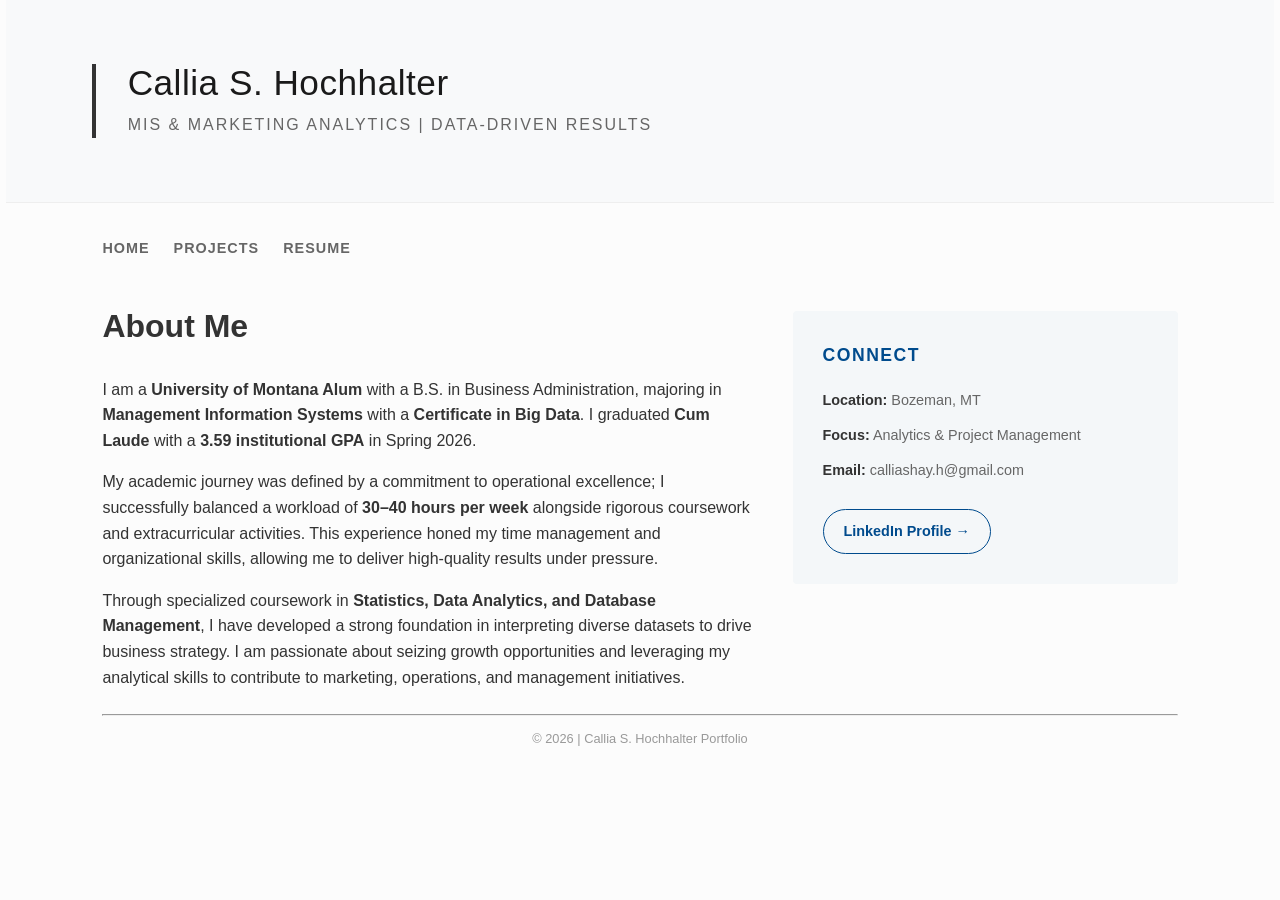
<file: index.html>
<!DOCTYPE html>
<html lang="en">
<head>
    <meta charset="UTF-8">
    <meta name="viewport" content="width=device-width, initial-scale=1.0">
    <title>Home | Callia S. Hochhalter Portfolio</title>
    <link rel="stylesheet" href="css/style.css">
    <style>
        :root {
            --accent-color: #004b8d;
            --secondary-text: #666666;
        }

        .main-content-wrapper {
            display: flex;
            gap: 40px;
            align-items: flex-start;
            margin-top: 40px;
        }

        .about-column {
            flex: 2;
        }

        .about-column h2 {
            margin-top: 0;
            font-size: 2rem;
            margin-bottom: 25px;
        }

        .contact-box {
            flex: 1;
            background: #f4f7f9;
            padding: 30px;
            border-radius: 4px;
            min-width: 280px;
            margin-top: 10px;
        }

        .contact-box h3 {
            font-size: 1.1rem;
            color: var(--accent-color);
            margin-top: 0;
            text-transform: uppercase;
            letter-spacing: 1.5px;
            margin-bottom: 20px;
        }

        .contact-detail {
            font-size: 0.9rem; 
            margin-bottom: 12px;
            color: var(--secondary-text);
        }

        .contact-detail strong {
            color: #333;
        }

        .social-link {
            display: inline-block;
            margin-top: 15px;
            font-size: 0.9rem;
            color: var(--accent-color);
            text-decoration: none;
            font-weight: 600;
            border: 1px solid var(--accent-color);
            padding: 10px 20px;
            border-radius: 25px;
            transition: all 0.3s ease;
        }

        .social-link:hover {
            background: var(--accent-color);
            color: #fff;
        }

        @media (max-width: 850px) {
            .main-content-wrapper { flex-direction: column; }
            .contact-box { width: 100%; box-sizing: border-box; }
        }
    </style>
</head>
<body>
    <header>
        <div class="hero-banner">
            <div class="hero-content">
                <span class="hero-name">Callia S. Hochhalter</span>
                <span class="hero-subtitle">MIS & Marketing Analytics | Data-Driven Results</span>
            </div>
        </div>
            <nav>
                <ul>
                    <li><a href="index.html">Home</a></li>
                    <li><a href="projects.html">Projects</a></li>
                    <!-- Points directly to your PDF in the assets folder -->
                    <li><a href="Callia_Hochhalter_Resume.pdf" target="_blank">Resume</a></li>
                </ul>
            </nav>
    </header>

    <main class="container">
        <div class="main-content-wrapper">
            <!-- Left Column: About Me -->
            <section class="about-column">
                <h2>About Me</h2>
                <p>
                    I am a <strong>University of Montana Alum</strong> with a B.S. in Business Administration, majoring in <strong>Management Information Systems</strong> with a <strong>Certificate in Big Data</strong>. I graduated <strong>Cum Laude</strong> with a <strong>3.59 institutional GPA</strong> in Spring 2026.
                </p>
                <p>
                    My academic journey was defined by a commitment to operational excellence; I successfully balanced a workload of <strong>30–40 hours per week</strong> alongside rigorous coursework and extracurricular activities. This experience honed my time management and organizational skills, allowing me to deliver high-quality results under pressure.
                </p>
                <p>
                    Through specialized coursework in <strong>Statistics, Data Analytics, and Database Management</strong>, I have developed a strong foundation in interpreting diverse datasets to drive business strategy. I am passionate about seizing growth opportunities and leveraging my analytical skills to contribute to marketing, operations, and management initiatives.
                </p>
            </section>

            <!-- Right Column: Connect Box -->
            <aside class="contact-box">
                <h3>Connect</h3>
                <div class="contact-detail"><strong>Location:</strong> Bozeman, MT</div>
                <div class="contact-detail"><strong>Focus:</strong> Analytics & Project Management</div>
                <div class="contact-detail"><strong>Email:</strong> calliashay.h@gmail.com</div>
                
                <a href="https://www.linkedin.com/in/callia-hochhalter-770ba022a/" class="social-link" target="_blank">
                    LinkedIn Profile →
                </a>
            </aside>
        </div>
    </main>

    <footer>
        <hr>
        <p style="text-align: center; color: #999; font-size: 0.8rem;">
            &copy; 2026 | Callia S. Hochhalter Portfolio
        </p>
    </footer>
</body>
</html>
</file>
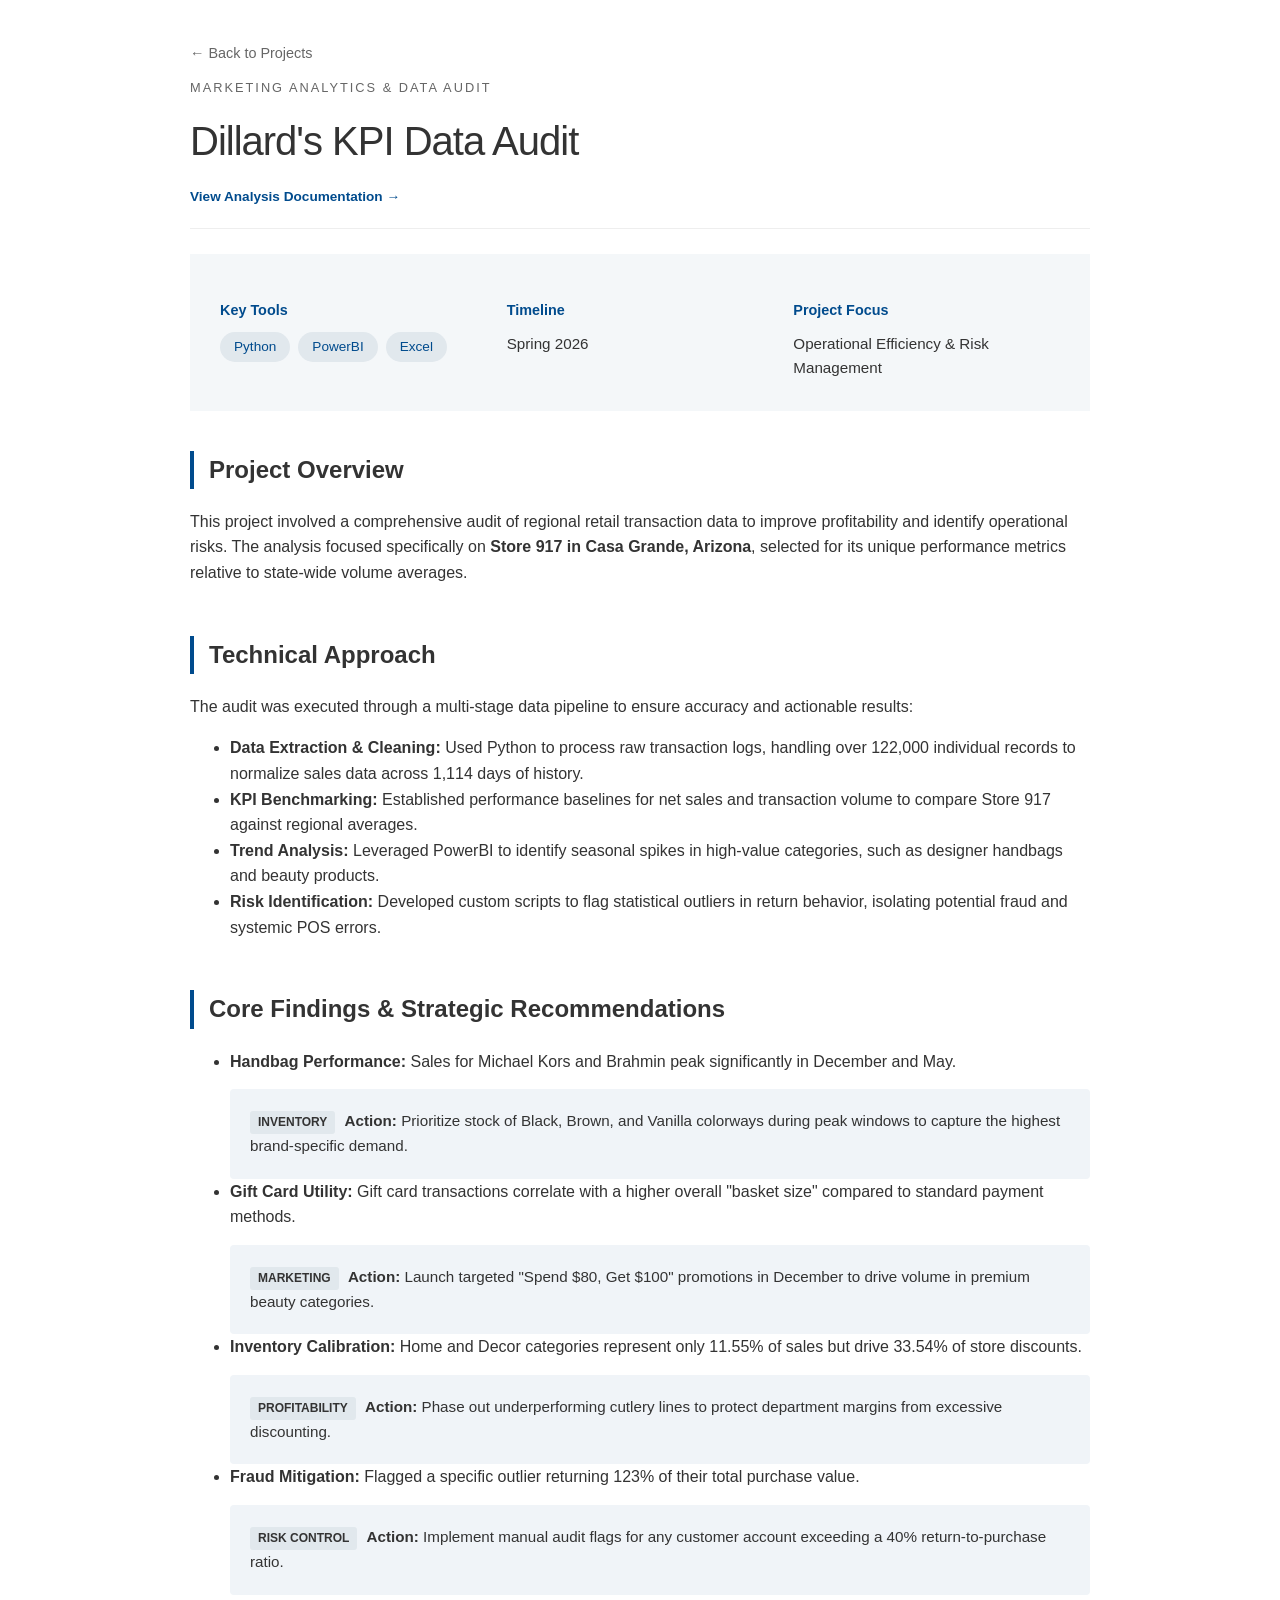
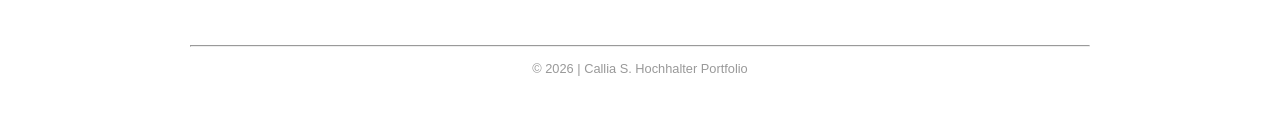
<file: dillards.html>
<!DOCTYPE html>
<html lang="en">
<head>
    <meta charset="UTF-8">
    <meta name="viewport" content="width=device-width, initial-scale=1.0">
    <title>Dillard's KPI Data Audit</title>
    <style>
        :root {
            --bg-color: #ffffff;
            --text-color: #333333;
            --accent-color: #004b8d;
            --secondary-text: #666666;
            --badge-bg: #e1e8ed;
            --badge-text: #004b8d;
        }

        body {
            font-family: 'Inter', -apple-system, sans-serif;
            line-height: 1.6;
            color: var(--text-color);
            background-color: var(--bg-color);
            margin: 0;
            padding: 0;
        }

        .container {
            max-width: 900px;
            margin: 0 auto;
            padding: 40px 20px;
        }

        header {
            margin-bottom: 25px;
            border-bottom: 1px solid #eee;
            padding-bottom: 20px;
        }

        h1 {
            font-weight: 300;
            letter-spacing: -1px;
            font-size: 2.5rem;
            margin: 10px 0;
        }

        .tagline {
            color: var(--secondary-text);
            text-transform: uppercase;
            font-size: 0.8rem;
            letter-spacing: 2px;
            margin-bottom: 10px;
        }

        .repo-link {
            font-size: 0.85rem;
            color: var(--accent-color);
            text-decoration: none;
            font-weight: 600;
        }

        .repo-link:hover { text-decoration: underline; }

        .project-meta {
            display: grid;
            grid-template-columns: repeat(auto-fit, minmax(200px, 1fr));
            gap: 20px;
            margin: 0 0 40px 0;
            padding: 30px;
            background: #f4f7f9;
        }

        .meta-item h3 {
            font-size: 0.9rem;
            margin-bottom: 10px;
            color: var(--accent-color);
            font-weight: 700;
        }

        .meta-item p {
            margin: 0;
            font-size: 0.95rem;
        }

        section {
            margin-bottom: 50px;
        }

        h2 {
            font-size: 1.5rem;
            border-left: 4px solid var(--accent-color);
            padding-left: 15px;
        }

        .recommendation-callout {
            background: #f0f4f8;
            padding: 20px;
            border-radius: 4px;
            margin-top: 15px;
            font-size: 0.95rem;
        }

        .tech-stack-list {
            display: flex;
            gap: 8px;
            flex-wrap: wrap;
            list-style: none;
            padding: 0;
            margin: 0;
        }

        .tech-badge {
            background: var(--badge-bg);
            padding: 4px 14px;
            border-radius: 20px;
            font-size: 0.85rem;
            color: var(--badge-text);
        }

        .insight-tag {
            display: inline-block;
            background: #e1e8ed;
            padding: 2px 8px;
            border-radius: 3px;
            font-size: 0.75rem;
            margin-right: 5px;
            font-weight: 600;
        }
    </style>
</head>
<body>

<div class="container">
    <nav>
        <a href="projects.html" style="text-decoration: none; color: var(--secondary-text); font-size: 0.9rem;">← Back to Projects</a>
    </nav>

    <header>
        <p class="tagline">Marketing Analytics & Data Audit</p>
        <h1>Dillard's KPI Data Audit</h1>
        <!-- Placeholder for Github if applicable, matching the Maritime style -->
        <a href="#" class="repo-link">View Analysis Documentation →</a>
    </header>

    <div class="project-meta">
        <div class="meta-item">
            <h3>Key Tools</h3>
            <ul class="tech-stack-list">
                <li class="tech-badge">Python</li>
                <li class="tech-badge">PowerBI</li>
                <li class="tech-badge">Excel</li>
            </ul>
        </div>
        <div class="meta-item">
            <h3>Timeline</h3>
            <p>Spring 2026</p>
        </div>
        <div class="meta-item">
            <h3>Project Focus</h3>
            <p>Operational Efficiency & Risk Management</p>
        </div>
    </div>

    <section id="overview">
        <h2>Project Overview</h2>
        <p>This project involved a comprehensive audit of regional retail transaction data to improve profitability and identify operational risks. The analysis focused specifically on <strong>Store 917 in Casa Grande, Arizona</strong>, selected for its unique performance metrics relative to state-wide volume averages.</p>
    </section>

    <section id="methodology">
        <h2>Technical Approach</h2>
        <p>The audit was executed through a multi-stage data pipeline to ensure accuracy and actionable results:</p>
        <ul>
            <li><strong>Data Extraction & Cleaning:</strong> Used Python to process raw transaction logs, handling over 122,000 individual records to normalize sales data across 1,114 days of history.</li>
            <li><strong>KPI Benchmarking:</strong> Established performance baselines for net sales and transaction volume to compare Store 917 against regional averages.</li>
            <li><strong>Trend Analysis:</strong> Leveraged PowerBI to identify seasonal spikes in high-value categories, such as designer handbags and beauty products.</li>
            <li><strong>Risk Identification:</strong> Developed custom scripts to flag statistical outliers in return behavior, isolating potential fraud and systemic POS errors.</li>
        </ul>
    </section>

    <section id="findings">
        <h2>Core Findings & Strategic Recommendations</h2>
        <ul>
            <li>
                <strong>Handbag Performance:</strong> Sales for Michael Kors and Brahmin peak significantly in December and May.
                <div class="recommendation-callout">
                    <span class="insight-tag">INVENTORY</span>
                    <strong>Action:</strong> Prioritize stock of Black, Brown, and Vanilla colorways during peak windows to capture the highest brand-specific demand.
                </div>
            </li>
            <li>
                <strong>Gift Card Utility:</strong> Gift card transactions correlate with a higher overall "basket size" compared to standard payment methods.
                <div class="recommendation-callout">
                    <span class="insight-tag">MARKETING</span>
                    <strong>Action:</strong> Launch targeted "Spend $80, Get $100" promotions in December to drive volume in premium beauty categories.
                </div>
            </li>
            <li>
                <strong>Inventory Calibration:</strong> Home and Decor categories represent only 11.55% of sales but drive 33.54% of store discounts.
                <div class="recommendation-callout">
                    <span class="insight-tag">PROFITABILITY</span>
                    <strong>Action:</strong> Phase out underperforming cutlery lines to protect department margins from excessive discounting.
                </div>
            </li>
            <li>
                <strong>Fraud Mitigation:</strong> Flagged a specific outlier returning 123% of their total purchase value.
                <div class="recommendation-callout">
                    <span class="insight-tag">RISK CONTROL</span>
                    <strong>Action:</strong> Implement manual audit flags for any customer account exceeding a 40% return-to-purchase ratio.
                </div>
            </li>
        </ul>
    </section>

    <footer>
        <hr>
        <p style="text-align: center; color: #999; font-size: 0.8rem;">
            &copy; 2026 | Callia S. Hochhalter Portfolio
        </p>
    </footer>
</div>

</body>
</html>
</file>
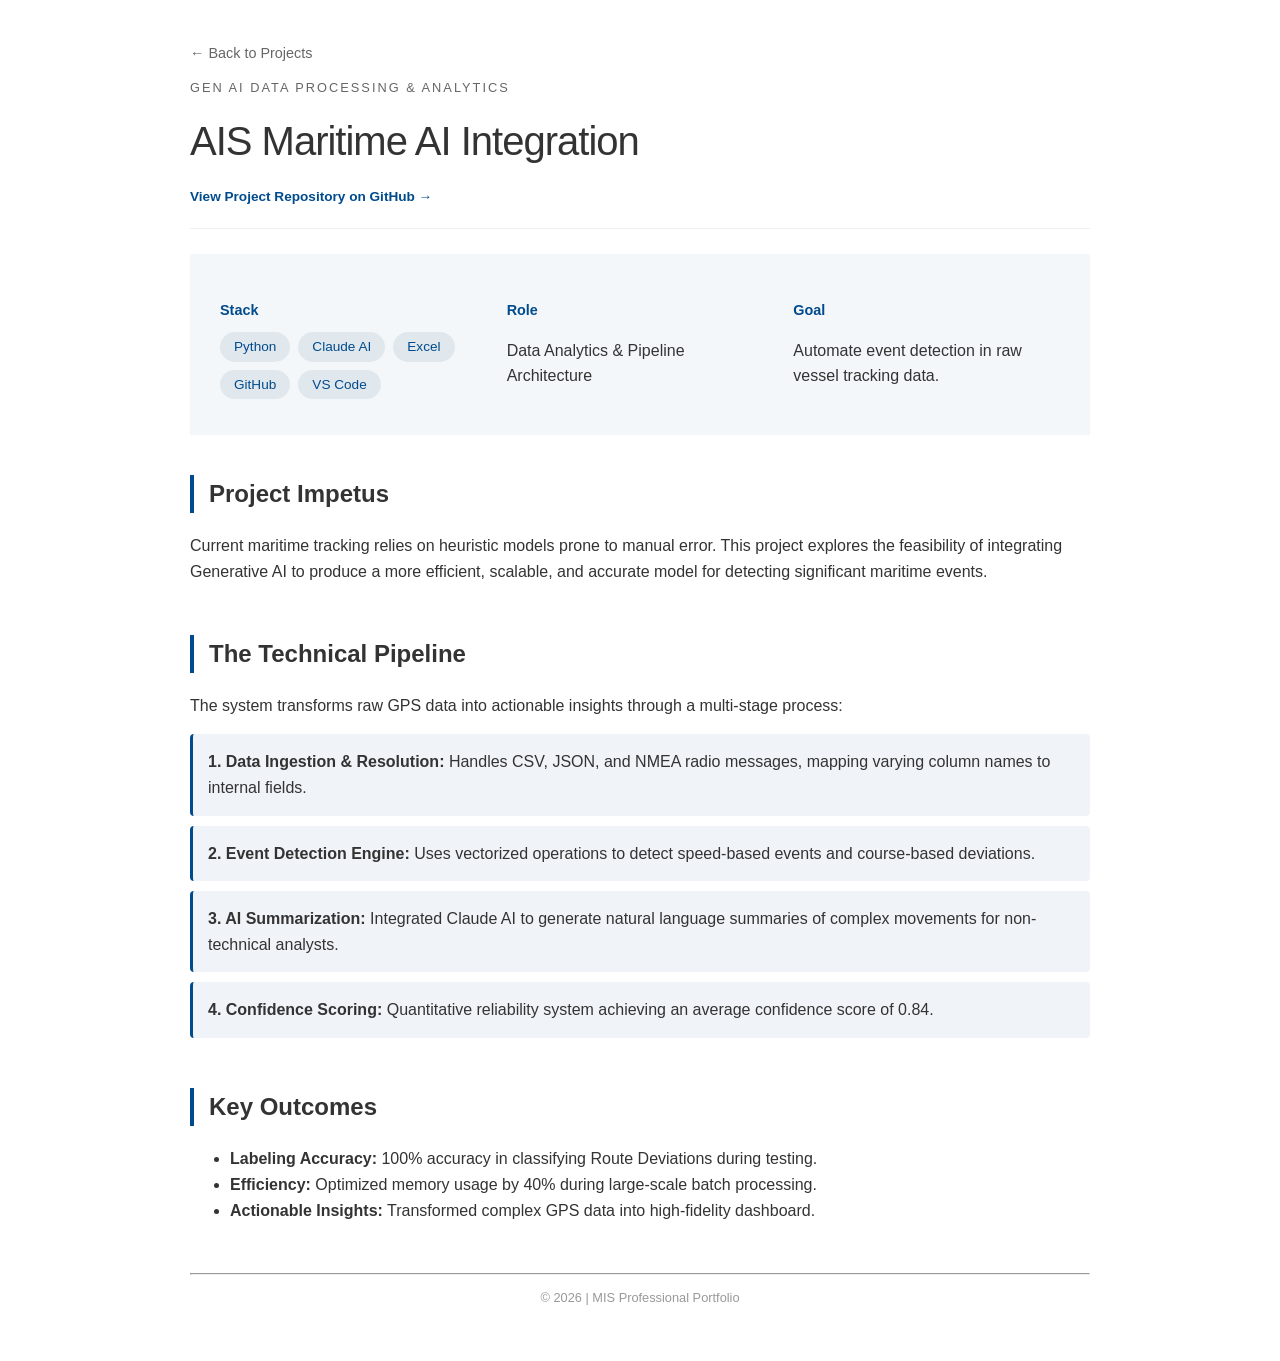
<file: maritime-ai.html>
<!DOCTYPE html>
<html lang="en">
<head>
    <meta charset="UTF-8">
    <meta name="viewport" content="width=device-width, initial-scale=1.0">
    <title>Maritime AI Integration</title>
    <style>
        :root {
            --bg-color: #ffffff;
            --text-color: #333333;
            --accent-color: #004b8d;
            --secondary-text: #666666;
            --badge-bg: #e1e8ed;
            --badge-text: #004b8d;
        }

        body {
            font-family: 'Inter', -apple-system, sans-serif;
            line-height: 1.6;
            color: var(--text-color);
            background-color: var(--bg-color);
            margin: 0;
            padding: 0;
        }

        .container {
            max-width: 900px;
            margin: 0 auto;
            padding: 40px 20px;
        }

        header {
            margin-bottom: 25px;
            border-bottom: 1px solid #eee;
            padding-bottom: 20px;
        }

        h1 {
            font-weight: 300;
            letter-spacing: -1px;
            font-size: 2.5rem;
            margin: 10px 0;
        }

        .tagline {
            color: var(--secondary-text);
            text-transform: uppercase;
            font-size: 0.8rem;
            letter-spacing: 2px;
            margin-bottom: 10px;
        }

        .repo-link {
            font-size: 0.85rem;
            color: var(--accent-color);
            text-decoration: none;
            font-weight: 600;
        }

        .repo-link:hover { text-decoration: underline; }

        .project-meta {
            display: grid;
            grid-template-columns: repeat(auto-fit, minmax(200px, 1fr));
            gap: 20px;
            margin: 0 0 40px 0;
            padding: 30px;
            background: #f4f7f9;
        }

        .meta-item h3 {
            font-size: 0.9rem;
            margin-bottom: 10px;
            color: var(--accent-color);
            font-weight: 700;
        }

        section {
            margin-bottom: 50px;
        }

        h2 {
            font-size: 1.5rem;
            border-left: 4px solid var(--accent-color);
            padding-left: 15px;
        }

        .tech-stack-list {
            display: flex;
            gap: 8px;
            flex-wrap: wrap;
            list-style: none;
            padding: 0;
            margin: 0;
        }

        .tech-badge {
            background: var(--badge-bg);
            padding: 4px 14px;
            border-radius: 20px;
            font-size: 0.85rem;
            color: var(--badge-text);
        }

        .pipeline-step {
            background: #f0f4f8;
            padding: 15px;
            border-radius: 4px;
            margin-bottom: 10px;
            border-left: 3px solid var(--accent-color);
        }
    </style>
</head>
<body>

<div class="container">
    <nav>
        <a href="projects.html" style="text-decoration: none; color: var(--secondary-text); font-size: 0.9rem;">← Back to Projects</a>
    </nav>

    <header>
        <p class="tagline">Gen AI Data Processing & Analytics</p>
        <h1>AIS Maritime AI Integration</h1>
        <a href="https://github.com/MortonAnalyticsTeam/BMIS476MortonAnalytics" class="repo-link" target="_blank">
            View Project Repository on GitHub →
        </a>
    </header>

    <div class="project-meta">
        <div class="meta-item">
            <h3>Stack</h3>
            <ul class="tech-stack-list">
                <li class="tech-badge">Python</li>
                <li class="tech-badge">Claude AI</li>
                <li class="tech-badge">Excel</li>
                <li class="tech-badge">GitHub</li>
                <li class="tech-badge">VS Code</li>
            </ul>
        </div>
        <div class="meta-item">
            <h3>Role</h3>
            <p>Data Analytics & Pipeline Architecture</p>
        </div>
        <div class="meta-item">
            <h3>Goal</h3>
            <p>Automate event detection in raw vessel tracking data.</p>
        </div>
    </div>

    <section id="overview">
        <h2>Project Impetus</h2>
        <p>Current maritime tracking relies on heuristic models prone to manual error. This project explores the feasibility of integrating Generative AI to produce a more efficient, scalable, and accurate model for detecting significant maritime events.</p>
    </section>

    <section id="pipeline">
        <h2>The Technical Pipeline</h2>
        <p>The system transforms raw GPS data into actionable insights through a multi-stage process:</p>
        
        <div class="pipeline-step">
            <strong>1. Data Ingestion & Resolution:</strong> Handles CSV, JSON, and NMEA radio messages, mapping varying column names to internal fields.
        </div>
        <div class="pipeline-step">
            <strong>2. Event Detection Engine:</strong> Uses vectorized operations to detect speed-based events and course-based deviations.
        </div>
        <div class="pipeline-step">
            <strong>3. AI Summarization:</strong> Integrated Claude AI to generate natural language summaries of complex movements for non-technical analysts.
        </div>
        <div class="pipeline-step">
            <strong>4. Confidence Scoring:</strong> Quantitative reliability system achieving an average confidence score of 0.84.
        </div>
    </section>

    <section id="outcomes">
        <h2>Key Outcomes</h2>
        <ul>
            <li><strong>Labeling Accuracy:</strong> 100% accuracy in classifying Route Deviations during testing.</li>
            <li><strong>Efficiency:</strong> Optimized memory usage by 40% during large-scale batch processing.</li>
            <li><strong>Actionable Insights:</strong> Transformed complex GPS data into high-fidelity dashboard.</li>
        </ul>
    </section>

    <footer>
        <hr>
        <p style="text-align: center; color: #999; font-size: 0.8rem;">
            &copy; 2026 | MIS Professional Portfolio
        </p>
    </footer>
</div>

</body>
</html>
</file>
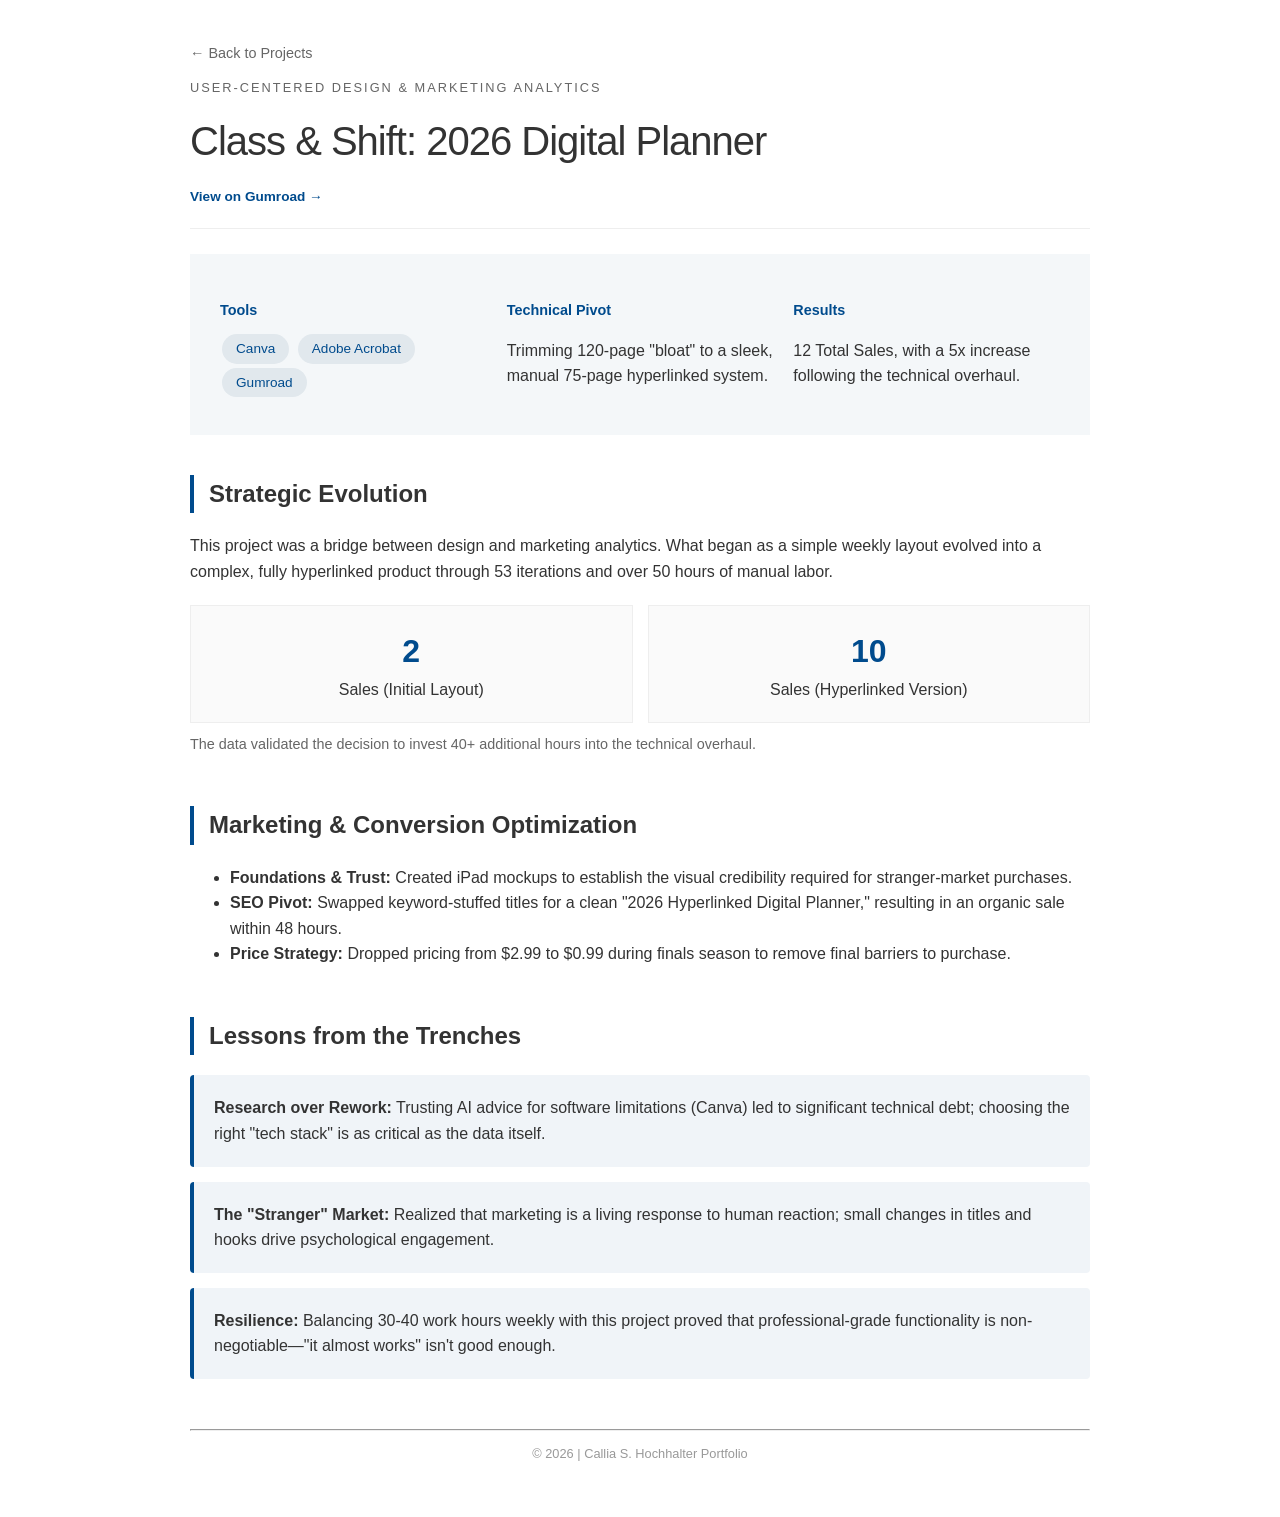
<file: planner.html>
<!DOCTYPE html>
<html lang="en">
<head>
    <meta charset="UTF-8">
    <meta name="viewport" content="width=device-width, initial-scale=1.0">
    <title>2026 Digital Student Planner</title>
    <style>
        :root {
            --bg-color: #ffffff;
            --text-color: #333333;
            --accent-color: #004b8d;
            --secondary-text: #666666;
        }

        body {
            font-family: 'Inter', -apple-system, sans-serif;
            line-height: 1.6;
            color: var(--text-color);
            background-color: var(--bg-color);
            margin: 0;
            padding: 0;
        }

        .container {
            max-width: 900px;
            margin: 0 auto;
            padding: 40px 20px;
        }

        header {
            margin-bottom: 25px;
            border-bottom: 1px solid #eee;
            padding-bottom: 20px;
        }

        h1 {
            font-weight: 300;
            letter-spacing: -1px;
            font-size: 2.5rem;
            margin: 10px 0;
        }

        .tagline {
            color: var(--secondary-text);
            text-transform: uppercase;
            font-size: 0.8rem;
            letter-spacing: 2px;
            margin-bottom: 5px;
        }

        .store-link {
            font-size: 0.85rem;
            color: var(--accent-color);
            text-decoration: none;
            font-weight: 600;
        }

        .store-link:hover { text-decoration: underline; }

        .project-meta {
            display: grid;
            grid-template-columns: repeat(auto-fit, minmax(200px, 1fr));
            gap: 20px;
            margin: 0 0 40px 0;
            padding: 30px;
            background: #f4f7f9;
        }

        .meta-item h3 {
            font-size: 0.9rem;
            margin-bottom: 10px;
            color: var(--accent-color);
            font-weight: 700;
        }

        section { margin-bottom: 50px; }

        h2 {
            font-size: 1.5rem;
            border-left: 4px solid var(--accent-color);
            padding-left: 15px;
        }

        .lesson-card {
            background: #f0f4f8;
            padding: 20px;
            border-radius: 4px;
            margin-bottom: 15px;
            border-left: 4px solid var(--accent-color);
        }

        .tech-badge {
            background: #e1e8ed;
            padding: 4px 14px;
            border-radius: 20px;
            font-size: 0.85rem;
            color: var(--accent-color);
            display: inline-block;
            margin: 2px;
        }

        .stat-grid {
            display: grid;
            grid-template-columns: 1fr 1fr;
            gap: 15px;
            margin-top: 20px;
        }

        .stat-box {
            text-align: center;
            padding: 20px;
            background: #fafafa;
            border: 1px solid #eee;
        }

        .stat-number {
            display: block;
            font-size: 2rem;
            font-weight: 700;
            color: var(--accent-color);
        }
    </style>
</head>
<body>

<div class="container">
    <nav>
        <a href="projects.html" style="text-decoration: none; color: var(--secondary-text); font-size: 0.9rem;">← Back to Projects</a>
    </nav>

    <header>
        <p class="tagline">User-Centered Design & Marketing Analytics</p>
        <h1>Class & Shift: 2026 Digital Planner</h1>
        <a href="https://calliashay.gumroad.com/l/dctszb" class="store-link" target="_blank">
            View on Gumroad →
        </a>
    </header>

    <div class="project-meta">
        <div class="meta-item">
            <h3>Tools</h3>
            <span class="tech-badge">Canva</span>
            <span class="tech-badge">Adobe Acrobat</span>
            <span class="tech-badge">Gumroad</span>
        </div>
        <div class="meta-item">
            <h3>Technical Pivot</h3>
            <p>Trimming 120-page "bloat" to a sleek, manual 75-page hyperlinked system.</p>
        </div>
        <div class="meta-item">
            <h3>Results</h3>
            <p>12 Total Sales, with a 5x increase following the technical overhaul.</p>
        </div>
    </div>

    <section id="recap">
        <h2>Strategic Evolution</h2>
        <p>This project was a bridge between design and marketing analytics. What began as a simple weekly layout evolved into a complex, fully hyperlinked product through 53 iterations and over 50 hours of manual labor.</p>
        
        <div class="stat-grid">
            <div class="stat-box">
                <span class="stat-number">2</span>
                <span>Sales (Initial Layout)</span>
            </div>
            <div class="stat-box">
                <span class="stat-number">10</span>
                <span>Sales (Hyperlinked Version)</span>
            </div>
        </div>
        <p style="font-size: 0.9rem; color: var(--secondary-text); margin-top: 10px;">The data validated the decision to invest 40+ additional hours into the technical overhaul.</p>
    </section>

    <section id="marketing-strategy">
        <h2>Marketing & Conversion Optimization</h2>
        <ul>
            <li><strong>Foundations & Trust:</strong> Created iPad mockups to establish the visual credibility required for stranger-market purchases.</li>
            <li><strong>SEO Pivot:</strong> Swapped keyword-stuffed titles for a clean "2026 Hyperlinked Digital Planner," resulting in an organic sale within 48 hours.</li>
            <li><strong>Price Strategy:</strong> Dropped pricing from $2.99 to $0.99 during finals season to remove final barriers to purchase.</li>
        </ul>
    </section>

    <section id="lessons">
        <h2>Lessons from the Trenches</h2>
        <div class="lesson-card">
            <strong>Research over Rework:</strong> Trusting AI advice for software limitations (Canva) led to significant technical debt; choosing the right "tech stack" is as critical as the data itself.
        </div>
        <div class="lesson-card">
            <strong>The "Stranger" Market:</strong> Realized that marketing is a living response to human reaction; small changes in titles and hooks drive psychological engagement.
        </div>
        <div class="lesson-card">
            <strong>Resilience:</strong> Balancing 30-40 work hours weekly with this project proved that professional-grade functionality is non-negotiable—"it almost works" isn't good enough.
        </div>
    </section>

    <footer>
        <hr>
        <p style="text-align: center; color: #999; font-size: 0.8rem;">
            &copy; 2026 | Callia S. Hochhalter Portfolio
        </p>
    </footer>
</div>

</body>
</html>
</file>
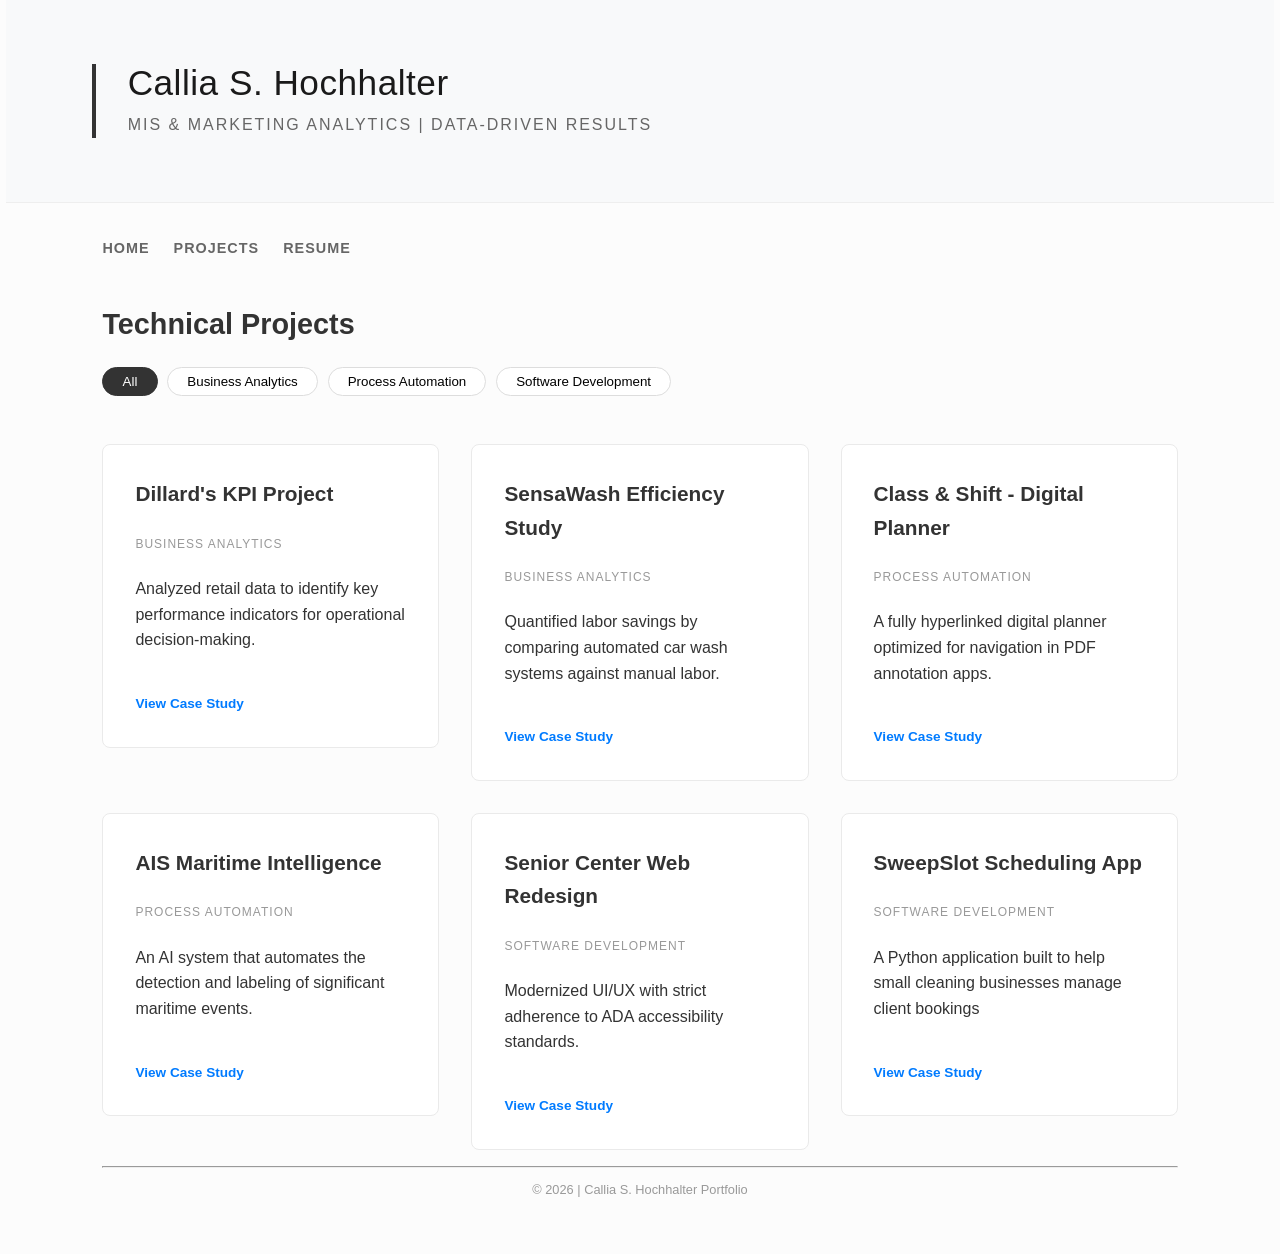
<file: projects.html>
<!DOCTYPE html>
<html lang="en">
<head>
    <meta charset="UTF-8">
    <meta name="viewport" content="width=device-width, initial-scale=1.0">
    <title>Projects | Callia Hochhalter</title>
    <!-- Ensure this path matches index.html exactly -->
    <link rel="stylesheet" href="css/style.css">
</head>
<body>
<header>
    <div class="hero-banner">
        <div class="hero-content">
            <span class="hero-name">Callia S. Hochhalter</span>
            <span class="hero-subtitle">MIS & Marketing Analytics | Data-Driven Results</span>
        </div>
    </div>
        <nav>
            <ul>
                <li><a href="index.html">Home</a></li>
                <li><a href="projects.html">Projects</a></li>
                <!-- Points directly to your PDF in the assets folder -->
                <li><a href="Callia_Hochhalter_Resume.pdf" target="_blank">Resume</a></li>
            </ul>
        </nav>
</header>

<main>
    <section id="projects">
        <h1>Technical Projects</h1>
        
        <div class="filter-group">
            <button type="button" class="chip is-active" data-filter="all">All</button>
            <button type="button" class="chip" data-filter="analytics">Business Analytics</button>
            <button type="button" class="chip" data-filter="automation">Process Automation</button>
            <button type="button" class="chip" data-filter="software">Software Development</button>
        </div>

        <!-- The project-grid remains the same as our established structure -->
        <ul class="project-grid">
            <!-- Project Cards Here -->
        </ul>
    </section>
</main>
    <ul class="project-grid">
        <li>
            <article>
                <div class="project-card" data-category="analytics">
                    <h3 class="card-title">Dillard's KPI Project</h3>
                    <p class="card-category">Business Analytics</p>
                    <p>Analyzed retail data to identify key performance indicators for operational decision-making.</p>
                    <a href="dillards.html" class="case-study-btn">View Case Study</a>
                </div>
            </article>
        </li>

        <li>
            <article>
                <div class="project-card" data-category="analytics">
                    <h3 class="card-title">SensaWash Efficiency Study</h3>
                    <p class="card-category">Business Analytics</p>
                    <p>Quantified labor savings by comparing automated car wash systems against manual labor.</p>
                    <a href="sensawash.html" class="case-study-btn">View Case Study</a>
                </div>
            </article>
        </li>

        <li>
            <article>
                <div class="project-card" data-category="automation">
                    <h3 class="card-title">Class & Shift - Digital Planner</h3>
                    <p class="card-category">Process Automation</p>
                    <p>A fully hyperlinked digital planner optimized for navigation in PDF annotation apps.</p>
                    <a href="planner.html" class="case-study-btn">View Case Study</a>
                </div>
            </article>
        </li>

        <li>
            <article>
                <div class="project-card" data-category="automation">
                    <h3 class="card-title">AIS Maritime Intelligence</h3>
                    <p class="card-category">Process Automation</p>
                    <p>An AI system that automates the detection and labeling of significant maritime events.</p>
                    <a href="maritime-ai.html" class="case-study-btn">View Case Study</a>
                </div>
            </article>
        </li>

        <li>
            <article>
                <div class="project-card" data-category="software">
                    <h3 class="card-title">Senior Center Web Redesign</h3>
                    <p class="card-category">Software Development</p>
                    <p>Modernized UI/UX with strict adherence to ADA accessibility standards.</p>
                    <a href="senior-center.html" class="case-study-btn">View Case Study</a>
                </div>
            </article>
        </li>

        <li>
            <article>
                <div class="project-card" data-category="software">
                    <h3 class="card-title">SweepSlot Scheduling App</h3>
                    <p class="card-category">Software Development</p>
                    <p>A Python application built to help small cleaning businesses manage client bookings</p>
                    <a href="sweepslot.html" class="case-study-btn">View Case Study</a>
                </div>
            </article>
        </li>
    </ul>
</section>

<footer>
    <hr>
    <p style="text-align: center; color: #999; font-size: 0.8rem;">
        &copy; 2026 | Callia S. Hochhalter Portfolio
    </p>
</footer>

<script src="js/chip-filters.js"></script>
</body>
</html>
</file>
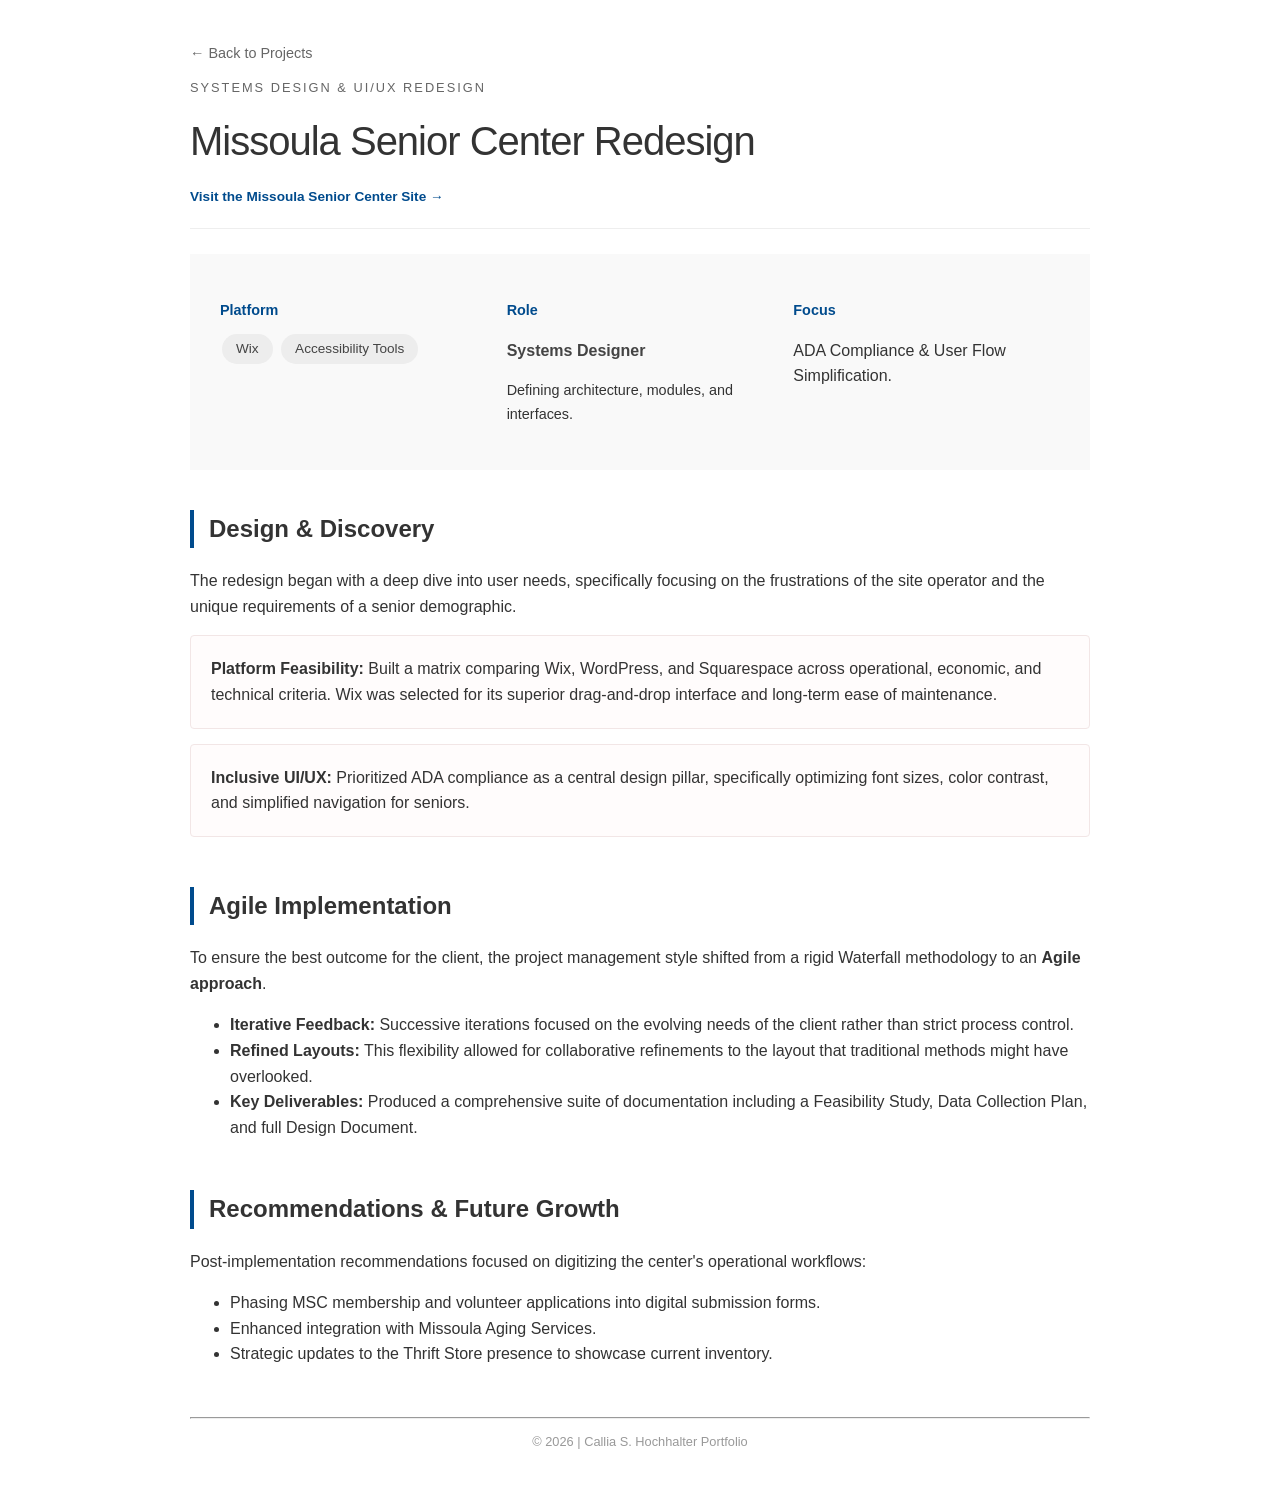
<file: senior-center.html>
<!DOCTYPE html>
<html lang="en">
<head>
    <meta charset="UTF-8">
    <meta name="viewport" content="width=device-width, initial-scale=1.0">
    <title>Missoula Senior Center Redesign</title>
    <style>
        :root {
            --bg-color: #ffffff;
            --text-color: #333333;
            --accent-color: #004b8d;
            --secondary-text: #666666;
        }

        body {
            font-family: 'Inter', -apple-system, sans-serif;
            line-height: 1.6;
            color: var(--text-color);
            background-color: var(--bg-color);
            margin: 0;
            padding: 0;
        }

        .container {
            max-width: 900px;
            margin: 0 auto;
            padding: 40px 20px;
        }

        header {
            margin-bottom: 25px;
            border-bottom: 1px solid #eee;
            padding-bottom: 20px;
        }

        h1 {
            font-weight: 300;
            letter-spacing: -1px;
            font-size: 2.5rem;
            margin: 10px 0;
        }

        .tagline {
            color: var(--secondary-text);
            text-transform: uppercase;
            font-size: 0.8rem;
            letter-spacing: 2px;
            margin-bottom: 5px;
        }

        .site-link {
            font-size: 0.85rem;
            color: var(--accent-color);
            text-decoration: none;
            font-weight: 600;
        }

        .site-link:hover { text-decoration: underline; }

        .project-meta {
            display: grid;
            grid-template-columns: repeat(auto-fit, minmax(200px, 1fr));
            gap: 20px;
            margin: 0 0 40px 0;
            padding: 30px;
            background: #f9f9f9;
        }

        .meta-item h3 {
            font-size: 0.9rem;
            margin-bottom: 10px;
            color: var(--accent-color);
            font-weight: 700;
        }

        section { margin-bottom: 50px; }

        h2 {
            font-size: 1.5rem;
            border-left: 4px solid var(--accent-color);
            padding-left: 15px;
        }

        .decision-card {
            background: #fffcfc;
            padding: 20px;
            border-radius: 4px;
            margin-bottom: 15px;
            border: 1px solid #f2e6e6;
        }

        .tech-badge {
            background: #ededed;
            padding: 4px 14px;
            border-radius: 20px;
            font-size: 0.85rem;
            color: #444;
            display: inline-block;
            margin: 2px;
        }

        .role-title {
            font-weight: 600;
            color: #444;
        }
    </style>
</head>
<body>

<div class="container">
    <nav>
        <a href="projects.html" style="text-decoration: none; color: var(--secondary-text); font-size: 0.9rem;">← Back to Projects</a>
    </nav>

    <header>
        <p class="tagline">Systems Design & UI/UX Redesign</p>
        <h1>Missoula Senior Center Redesign</h1>
        <a href="https://www.themissoulaseniorcenter.org/" class="site-link" target="_blank">
            Visit the Missoula Senior Center Site →
        </a>
    </header>

    <div class="project-meta">
        <div class="meta-item">
            <h3>Platform</h3>
            <span class="tech-badge">Wix</span>
            <span class="tech-badge">Accessibility Tools</span>
        </div>
        <div class="meta-item">
            <h3>Role</h3>
            <p class="role-title">Systems Designer</p>
            <p style="font-size: 0.9rem; margin-top: 5px;">Defining architecture, modules, and interfaces.</p>
        </div>
        <div class="meta-item">
            <h3>Focus</h3>
            <p>ADA Compliance & User Flow Simplification.</p>
        </div>
    </div>

    <section id="design-process">
        <h2>Design & Discovery</h2>
        <p>The redesign began with a deep dive into user needs, specifically focusing on the frustrations of the site operator and the unique requirements of a senior demographic.</p>
        
        <div class="decision-card">
            <strong>Platform Feasibility:</strong> Built a matrix comparing Wix, WordPress, and Squarespace across operational, economic, and technical criteria. Wix was selected for its superior drag-and-drop interface and long-term ease of maintenance.
        </div>
        <div class="decision-card">
            <strong>Inclusive UI/UX:</strong> Prioritized ADA compliance as a central design pillar, specifically optimizing font sizes, color contrast, and simplified navigation for seniors.
        </div>
    </section>

    <section id="implementation">
        <h2>Agile Implementation</h2>
        <p>To ensure the best outcome for the client, the project management style shifted from a rigid Waterfall methodology to an <strong>Agile approach</strong>.</p>
        <ul>
            <li><strong>Iterative Feedback:</strong> Successive iterations focused on the evolving needs of the client rather than strict process control.</li>
            <li><strong>Refined Layouts:</strong> This flexibility allowed for collaborative refinements to the layout that traditional methods might have overlooked.</li>
            <li><strong>Key Deliverables:</strong> Produced a comprehensive suite of documentation including a Feasibility Study, Data Collection Plan, and full Design Document.</li>
        </ul>
    </section>

    <section id="outcomes">
        <h2>Recommendations & Future Growth</h2>
        <p>Post-implementation recommendations focused on digitizing the center's operational workflows:</p>
        <ul>
            <li>Phasing MSC membership and volunteer applications into digital submission forms.</li>
            <li>Enhanced integration with Missoula Aging Services.</li>
            <li>Strategic updates to the Thrift Store presence to showcase current inventory.</li>
        </ul>
    </section>

    <footer>
        <hr>
        <p style="text-align: center; color: #999; font-size: 0.8rem;">
            &copy; 2026 | Callia S. Hochhalter Portfolio
        </p>
    </footer>
</div>

</body>
</html>
</file>
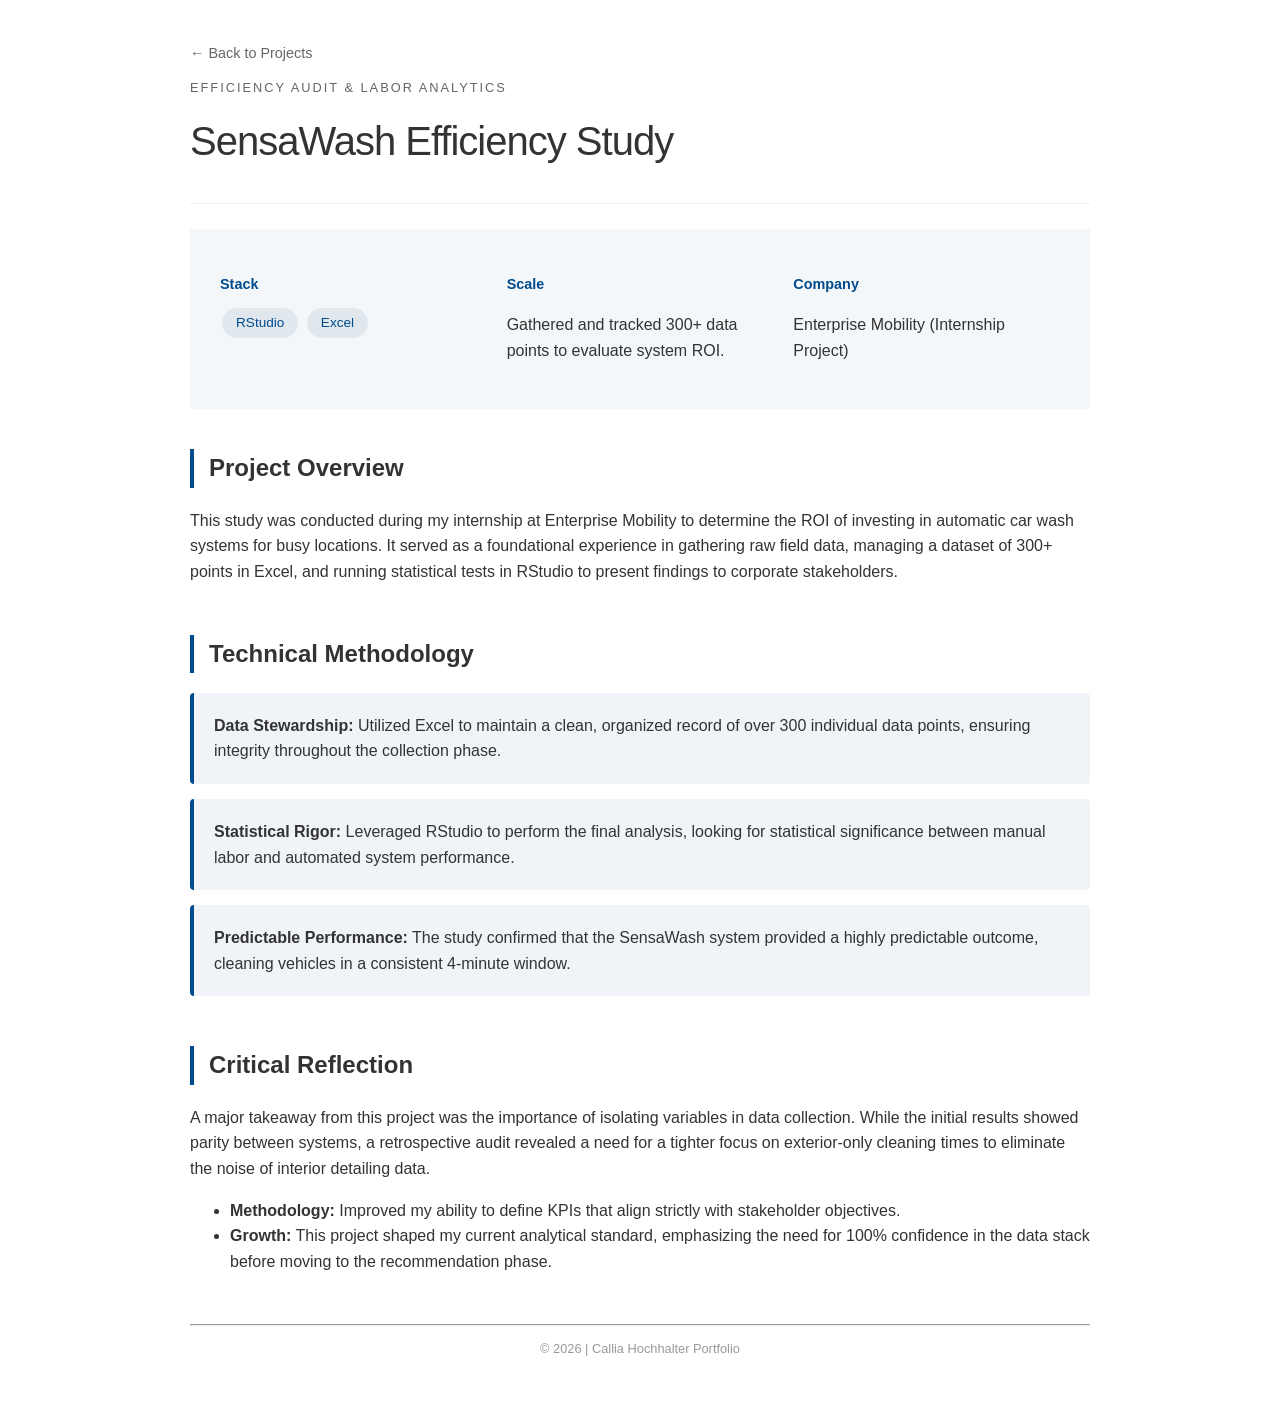
<file: sensawash.html>
<!DOCTYPE html>
<html lang="en">
<head>
    <meta charset="UTF-8">
    <meta name="viewport" content="width=device-width, initial-scale=1.0">
    <title>SensaWash Study</title>
    <style>
        :root {
            --bg-color: #ffffff;
            --text-color: #333333;
            --accent-color: #004b8d;
            --secondary-text: #666666;
        }

        body {
            font-family: 'Inter', -apple-system, sans-serif;
            line-height: 1.6;
            color: var(--text-color);
            background-color: var(--bg-color);
            margin: 0;
            padding: 0;
        }

        .container {
            max-width: 900px;
            margin: 0 auto;
            padding: 40px 20px;
        }

        header {
            margin-bottom: 25px;
            border-bottom: 1px solid #eee;
            padding-bottom: 20px;
        }

        h1 {
            font-weight: 300;
            letter-spacing: -1px;
            font-size: 2.5rem;
            margin: 10px 0;
        }

        .tagline {
            color: var(--secondary-text);
            text-transform: uppercase;
            font-size: 0.8rem;
            letter-spacing: 2px;
            margin-bottom: 5px;
        }

        .project-meta {
            display: grid;
            grid-template-columns: repeat(auto-fit, minmax(200px, 1fr));
            gap: 20px;
            margin: 0 0 40px 0;
            padding: 30px;
            background: #f4f7f9;
        }

        .meta-item h3 {
            font-size: 0.9rem;
            margin-bottom: 10px;
            color: var(--accent-color);
            font-weight: 700;
        }

        section { margin-bottom: 50px; }

        h2 {
            font-size: 1.5rem;
            border-left: 4px solid var(--accent-color);
            padding-left: 15px;
        }

        .insight-box {
            background: #f0f4f8;
            padding: 20px;
            border-radius: 4px;
            margin-bottom: 15px;
            border-left: 4px solid var(--accent-color);
        }

        .tech-badge {
            background: #e1e8ed;
            padding: 4px 14px;
            border-radius: 20px;
            font-size: 0.85rem;
            color: var(--accent-color);
            display: inline-block;
            margin: 2px;
        }
    </style>
</head>
<body>

<div class="container">
    <nav>
        <a href="projects.html" style="text-decoration: none; color: var(--secondary-text); font-size: 0.9rem;">← Back to Projects</a>
    </nav>

    <header>
        <p class="tagline">Efficiency Audit & Labor Analytics</p>
        <h1>SensaWash Efficiency Study</h1>
    </header>

    <div class="project-meta">
        <div class="meta-item">
            <h3>Stack</h3>
            <span class="tech-badge">RStudio</span>
            <span class="tech-badge">Excel</span>
        </div>
        <div class="meta-item">
            <h3>Scale</h3>
            <p>Gathered and tracked 300+ data points to evaluate system ROI.</p>
        </div>
        <div class="meta-item">
            <h3>Company</h3>
            <p>Enterprise Mobility (Internship Project)</p>
        </div>
    </div>

    <section id="executive-summary">
        <h2>Project Overview</h2>
        <p>This study was conducted during my internship at Enterprise Mobility to determine the ROI of investing in automatic car wash systems for busy locations. It served as a foundational experience in gathering raw field data, managing a dataset of 300+ points in Excel, and running statistical tests in RStudio to present findings to corporate stakeholders.</p>
    </section>

    <section id="analysis">
        <h2>Technical Methodology</h2>
        <div class="insight-box">
            <strong>Data Stewardship:</strong> Utilized Excel to maintain a clean, organized record of over 300 individual data points, ensuring integrity throughout the collection phase.
        </div>
        <div class="insight-box">
            <strong>Statistical Rigor:</strong> Leveraged RStudio to perform the final analysis, looking for statistical significance between manual labor and automated system performance.
        </div>
        <div class="insight-box">
            <strong>Predictable Performance:</strong> The study confirmed that the SensaWash system provided a highly predictable outcome, cleaning vehicles in a consistent 4-minute window.
        </div>
    </section>

    <section id="reflection">
        <h2>Critical Reflection</h2>
        <p>A major takeaway from this project was the importance of isolating variables in data collection. While the initial results showed parity between systems, a retrospective audit revealed a need for a tighter focus on exterior-only cleaning times to eliminate the noise of interior detailing data.</p>
        <ul>
            <li><strong>Methodology:</strong> Improved my ability to define KPIs that align strictly with stakeholder objectives.</li>
            <li><strong>Growth:</strong> This project shaped my current analytical standard, emphasizing the need for 100% confidence in the data stack before moving to the recommendation phase.</li>
        </ul>
    </section>

    <footer>
        <hr>
        <p style="text-align: center; color: #999; font-size: 0.8rem;">
            &copy; 2026 | Callia Hochhalter Portfolio
        </p>
    </footer>
</div>

</body>
</html>
</file>
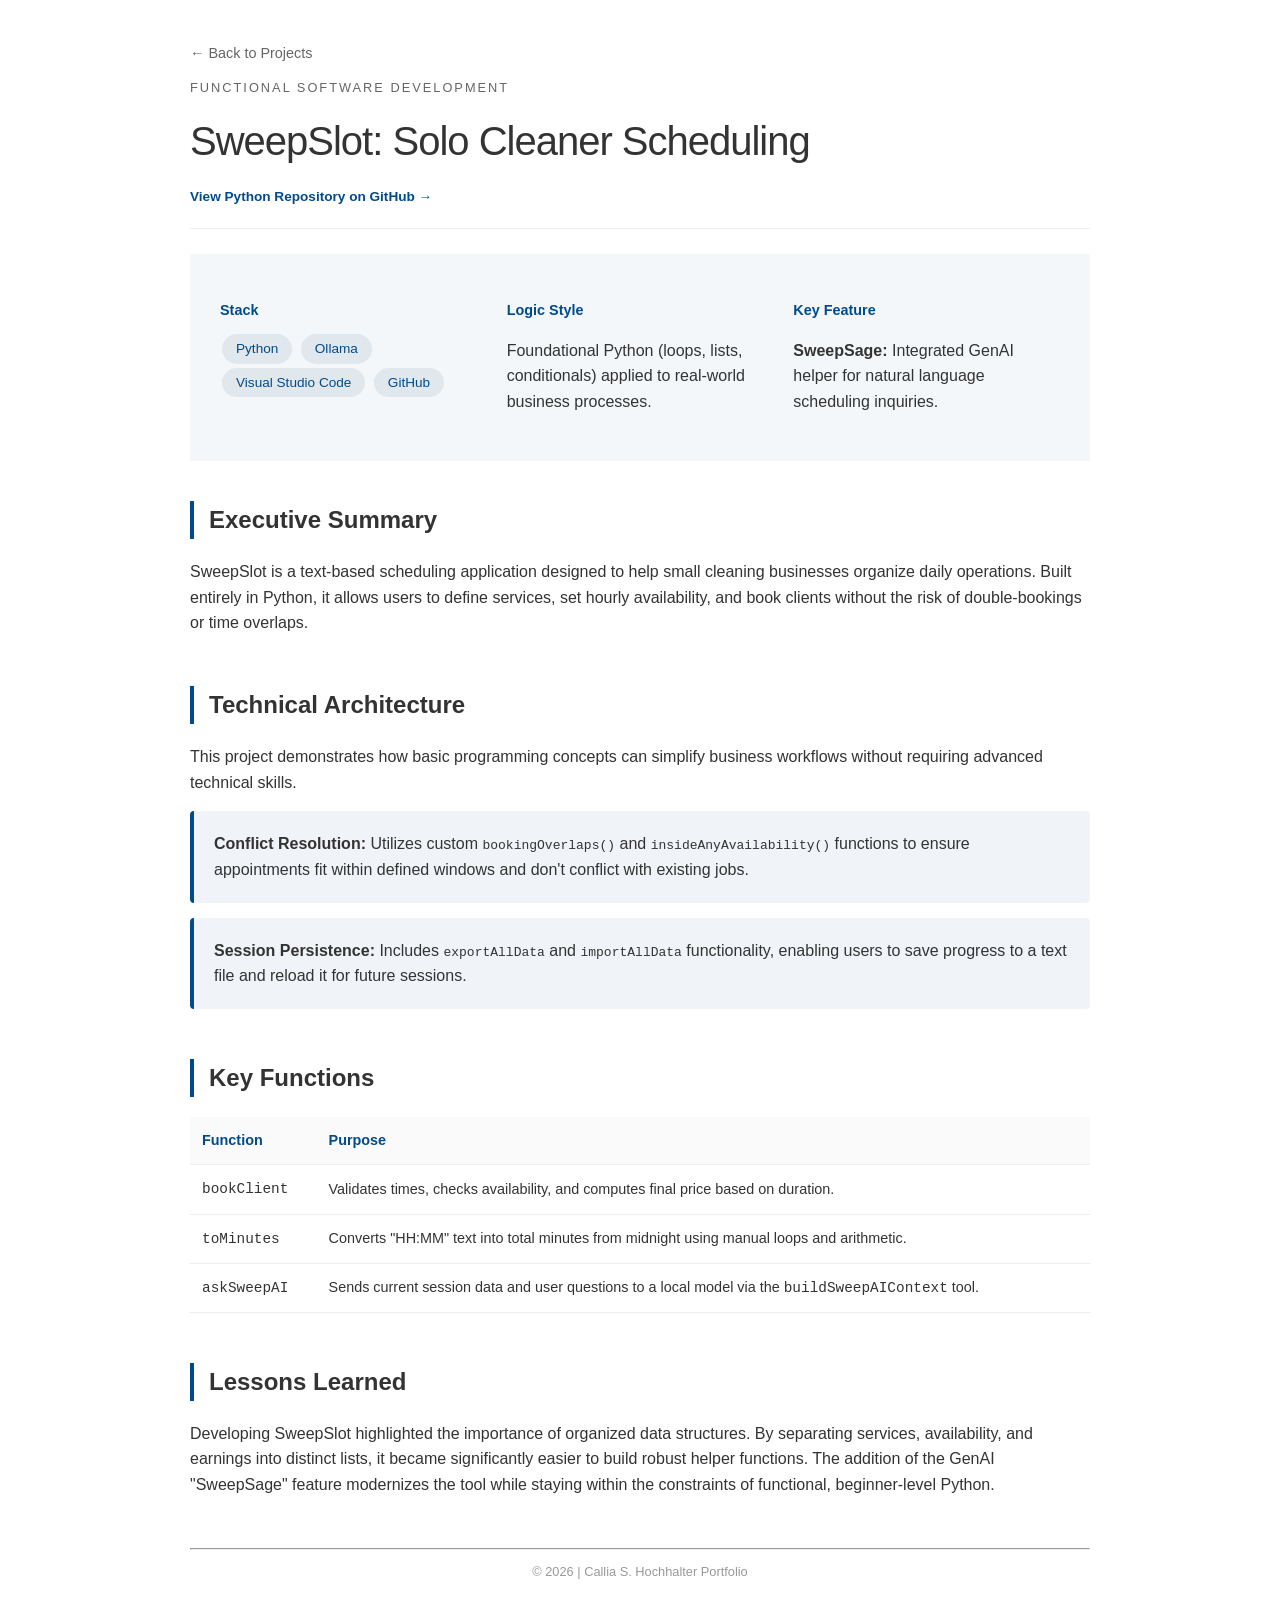
<file: sweepslot.html>
<!DOCTYPE html>
<html lang="en">
<head>
    <meta charset="UTF-8">
    <meta name="viewport" content="width=device-width, initial-scale=1.0">
    <title>SweepSlot</title>
    <style>
        :root {
            --bg-color: #ffffff;
            --text-color: #333333;
            --accent-color: #004b8d;
            --secondary-text: #666666;
        }

        body {
            font-family: 'Inter', -apple-system, sans-serif;
            line-height: 1.6;
            color: var(--text-color);
            background-color: var(--bg-color);
            margin: 0;
            padding: 0;
        }

        .container {
            max-width: 900px;
            margin: 0 auto;
            padding: 40px 20px;
        }

        header {
            margin-bottom: 25px;
            border-bottom: 1px solid #eee;
            padding-bottom: 20px;
        }

        h1 {
            font-weight: 300;
            letter-spacing: -1px;
            font-size: 2.5rem;
            margin: 10px 0;
        }

        .tagline {
            color: var(--secondary-text);
            text-transform: uppercase;
            font-size: 0.8rem;
            letter-spacing: 2px;
            margin-bottom: 5px;
        }

        .repo-link {
            font-size: 0.85rem;
            color: var(--accent-color);
            text-decoration: none;
            font-weight: 600;
        }

        .repo-link:hover { text-decoration: underline; }

        .project-meta {
            display: grid;
            grid-template-columns: repeat(auto-fit, minmax(200px, 1fr));
            gap: 20px;
            margin: 0 0 40px 0;
            padding: 30px;
            background: #f4f7f9;
        }

        .meta-item h3 {
            font-size: 0.9rem;
            margin-bottom: 10px;
            color: var(--accent-color);
            font-weight: 700;
        }

        section { margin-bottom: 50px; }

        h2 {
            font-size: 1.5rem;
            border-left: 4px solid var(--accent-color);
            padding-left: 15px;
        }

        .logic-box {
            background: #f0f4f8;
            padding: 20px;
            border-radius: 4px;
            margin-bottom: 15px;
            border-left: 4px solid var(--accent-color);
        }

        .tech-badge {
            background: #e1e8ed;
            padding: 4px 14px;
            border-radius: 20px;
            font-size: 0.85rem;
            color: var(--accent-color);
            display: inline-block;
            margin: 2px;
        }

        table {
            width: 100%;
            border-collapse: collapse;
            margin: 20px 0;
            font-size: 0.9rem;
        }

        th, td {
            text-align: left;
            padding: 12px;
            border-bottom: 1px solid #eee;
        }

        th { background-color: #fafafa; color: var(--accent-color); }
    </style>
</head>
<body>

<div class="container">
    <nav>
        <a href="projects.html" style="text-decoration: none; color: var(--secondary-text); font-size: 0.9rem;">← Back to Projects</a>
    </nav>

    <header>
        <p class="tagline">Functional Software Development</p>
        <h1>SweepSlot: Solo Cleaner Scheduling</h1>
        <a href="https://github.com/Calliashay/SweepSlot" class="repo-link" target="_blank">
            View Python Repository on GitHub →
        </a>
    </header>

    <div class="project-meta">
        <div class="meta-item">
            <h3>Stack</h3>
            <span class="tech-badge">Python</span>
            <span class="tech-badge">Ollama</span>
            <span class="tech-badge">Visual Studio Code</span>
            <span class="tech-badge">GitHub</span>
        </div>
        <div class="meta-item">
            <h3>Logic Style</h3>
            <p>Foundational Python (loops, lists, conditionals) applied to real-world business processes.</p>
        </div>
        <div class="meta-item">
            <h3>Key Feature</h3>
            <p><strong>SweepSage:</strong> Integrated GenAI helper for natural language scheduling inquiries.</p>
        </div>
    </div>

    <section id="executive-summary">
        <h2>Executive Summary</h2>
        <p>SweepSlot is a text-based scheduling application designed to help small cleaning businesses organize daily operations. Built entirely in Python, it allows users to define services, set hourly availability, and book clients without the risk of double-bookings or time overlaps.</p>
    </section>

    <section id="technical-logic">
        <h2>Technical Architecture</h2>
        <p>This project demonstrates how basic programming concepts can simplify business workflows without requiring advanced technical skills.</p>
        
        <div class="logic-box">
            <strong>Conflict Resolution:</strong> Utilizes custom <code>bookingOverlaps()</code> and <code>insideAnyAvailability()</code> functions to ensure appointments fit within defined windows and don't conflict with existing jobs.
        </div>
        <div class="logic-box">
            <strong>Session Persistence:</strong> Includes <code>exportAllData</code> and <code>importAllData</code> functionality, enabling users to save progress to a text file and reload it for future sessions.
        </div>
    </section>

    <section id="functionality">
        <h2>Key Functions</h2>
        <table>
            <thead>
                <tr>
                    <th>Function</th>
                    <th>Purpose</th>
                </tr>
            </thead>
            <tbody>
                <tr>
                    <td><code>bookClient</code></td>
                    <td>Validates times, checks availability, and computes final price based on duration.</td>
                </tr>
                <tr>
                    <td><code>toMinutes</code></td>
                    <td>Converts "HH:MM" text into total minutes from midnight using manual loops and arithmetic.</td>
                </tr>
                <tr>
                    <td><code>askSweepAI</code></td>
                    <td>Sends current session data and user questions to a local model via the <code>buildSweepAIContext</code> tool.</td>
                </tr>
            </tbody>
        </table>
    </section>

    <section id="reflection">
        <h2>Lessons Learned</h2>
        <p>Developing SweepSlot highlighted the importance of organized data structures. By separating services, availability, and earnings into distinct lists, it became significantly easier to build robust helper functions. The addition of the GenAI "SweepSage" feature modernizes the tool while staying within the constraints of functional, beginner-level Python.</p>
    </section>

    <footer>
        <hr>
        <p style="text-align: center; color: #999; font-size: 0.8rem;">
            &copy; 2026 | Callia S. Hochhalter Portfolio
        </p>
    </footer>
</div>

</body>
</html>
</file>
<file: css/style.css>
body {
    margin: 0;
    padding: 2.5rem 8%;
    line-height: 1.6;
    background-color: #fcfcfc;
    font-family: 'Inter', sans-serif;
    color: #333;
}

header {
    margin-bottom: 2.5rem;
}

.hero-banner {
    background-color: #f8f9fa; 
    padding: 4rem 8%;
    margin: -2.5rem -9% 2rem -9%; 
    border-bottom: 1px solid #eee;
    display: flex;
    justify-content: flex-start;
}

.hero-content {
    border-left: 4px solid #333;
    padding-left: 2rem;
}

.hero-name {
    display: block;
    font-size: 2.2rem;
    font-weight: 500;
    letter-spacing: 0.5px;
    color: #1a1a1a;
    line-height: 1.1;
    margin-bottom: 0.6rem;
}

.hero-subtitle {
    display: block;
    font-size: 1rem;
    text-transform: uppercase;
    letter-spacing: 2px;
    color: #666;
}


nav ul {
    display: flex;
    gap: 2.5rem;
    list-style: none;
    padding: 0;
    margin: 0;
}

nav a {
    text-decoration: none;
    color: #555;
    font-size: 1.1rem;
    font-weight: 600;
    text-transform: uppercase;
    letter-spacing: 1px;
    transition: all 0.2s ease;
}

nav a:hover, nav a.active {
    color: #000;
    border-bottom: 2px solid #333;
    padding-bottom: 4px;
}

.site-logo {
    font-weight: normal;
    font-size: 1.1rem;
    margin-bottom: 0.5rem;
    color: #333;
}

nav ul {
    display: flex;
    gap: 1.5rem;
    list-style: none;
    padding: 0;
    margin: 0;
}

nav a {
    text-decoration: none;
    color: #666;
    font-size: 0.9rem;
}

#projects h1 {
    margin-top: 0;
    margin-bottom: 1.25rem;
    font-size: 1.8rem;
}

.filter-group {
    margin-bottom: 2rem;
    display: flex;
    gap: 0.6rem;
}

.chip {
    padding: 0.4rem 1.2rem;
    border: 1px solid #ddd;
    background: white;
    border-radius: 25px;
    cursor: pointer;
    transition: all 0.2s ease;
}

.chip:hover {
    background-color: #f0f0f0;
    border-color: #bbb;
}

.chip.is-active {
    background-color: #333;
    color: white;
    border-color: #333;
}


.project-grid {
    display: grid;
    grid-template-columns: repeat(auto-fill, minmax(320px, 1fr));
    gap: 2rem;
    list-style: none;
    padding: 0;
}

.project-card {
    background: white;
    padding: 2rem; 
    border: 1px solid #eaeaea;
    border-radius: 8px;
    height: 100%;
    display: flex;
    flex-direction: column;
    transition: transform 0.3s ease, box-shadow 0.3s ease; 
}

.project-card:hover {
    transform: translateY(-5px);
    box-shadow: 0 10px 20px rgba(0,0,0,0.05);
    border-color: #ddd;
}

.card-category {
    font-size: 0.75rem;
    letter-spacing: 1px;
    text-transform: uppercase;
    color: #999;
    margin-bottom: 0.4rem;
}

.card-title {
    margin: 0 0 0.75rem 0;
    font-size: 1.3rem;
}

.case-study-btn {
    margin-top: auto;
    padding-top: 1.5rem;
    color: #007bff;
    text-decoration: none;
    font-weight: 600;
    font-size: 0.85rem;
}

.case-study-btn:hover {
    text-decoration: underline;
}
</file>
